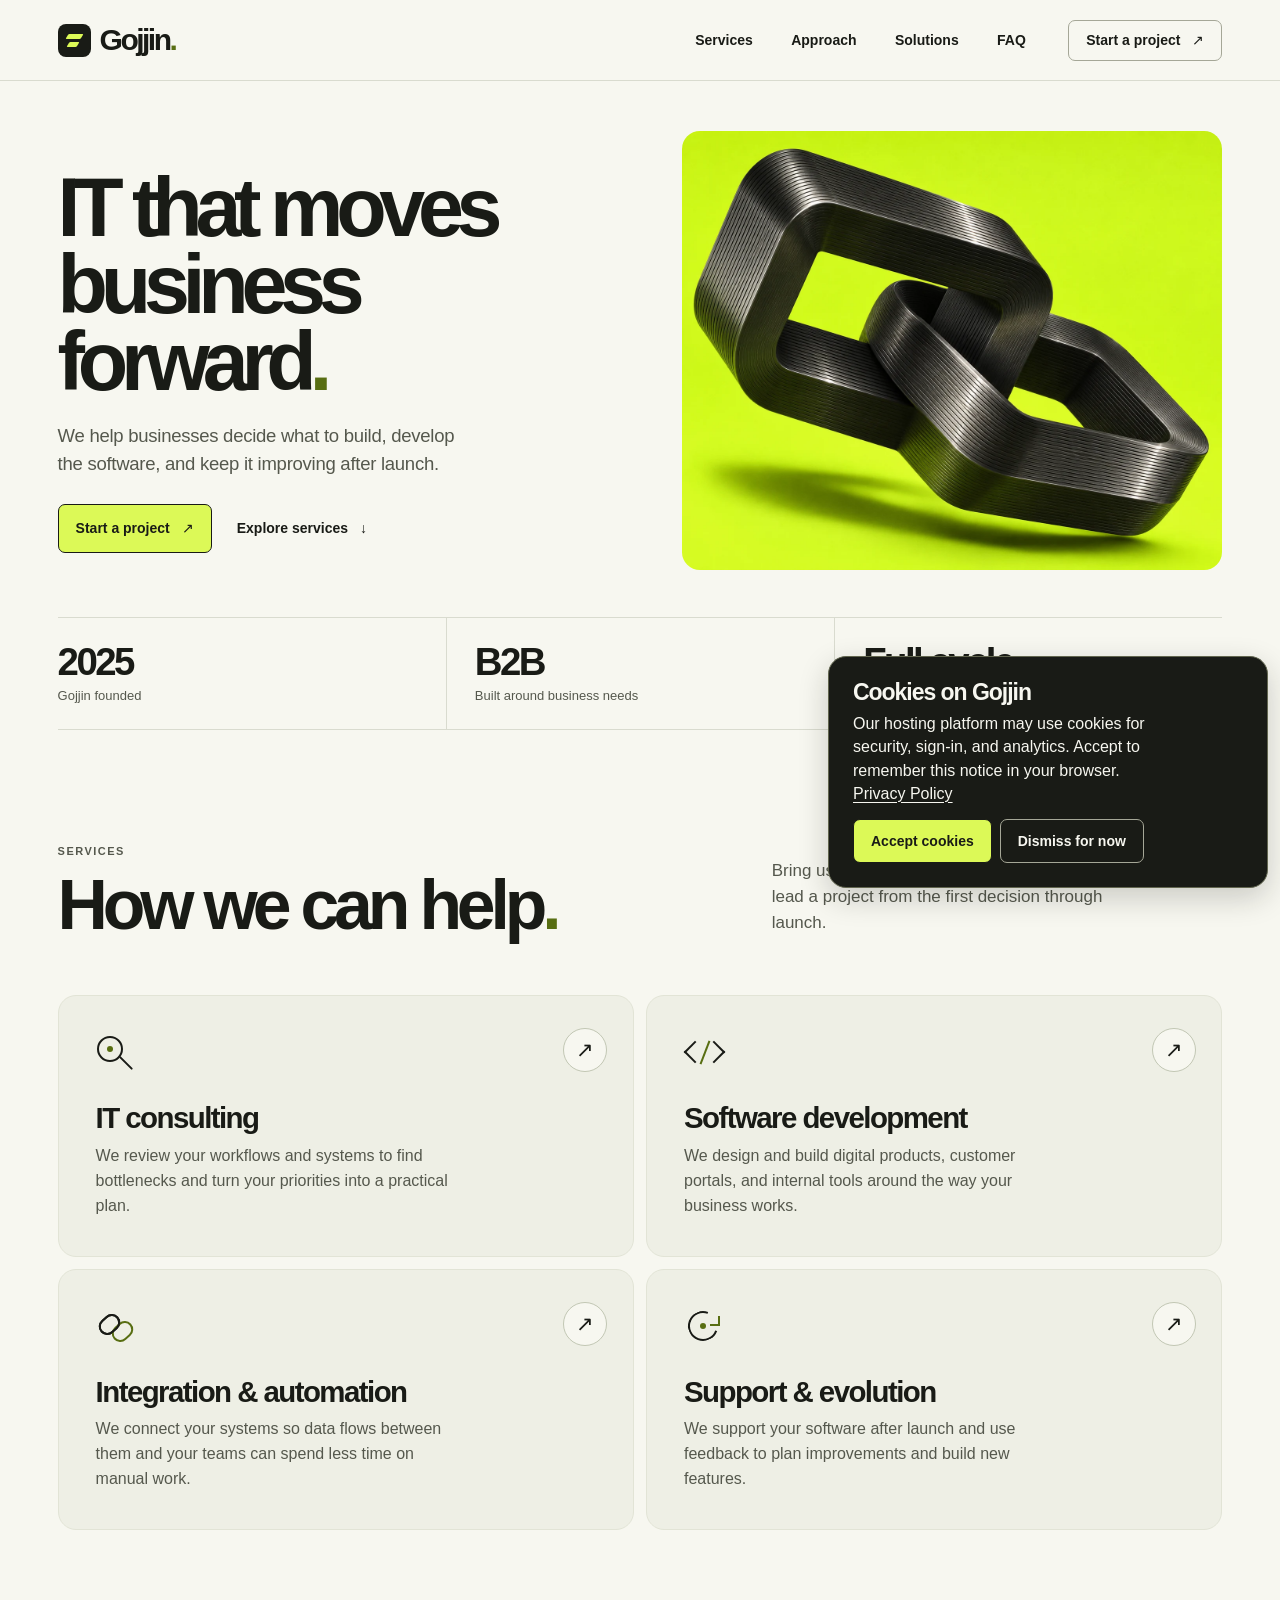
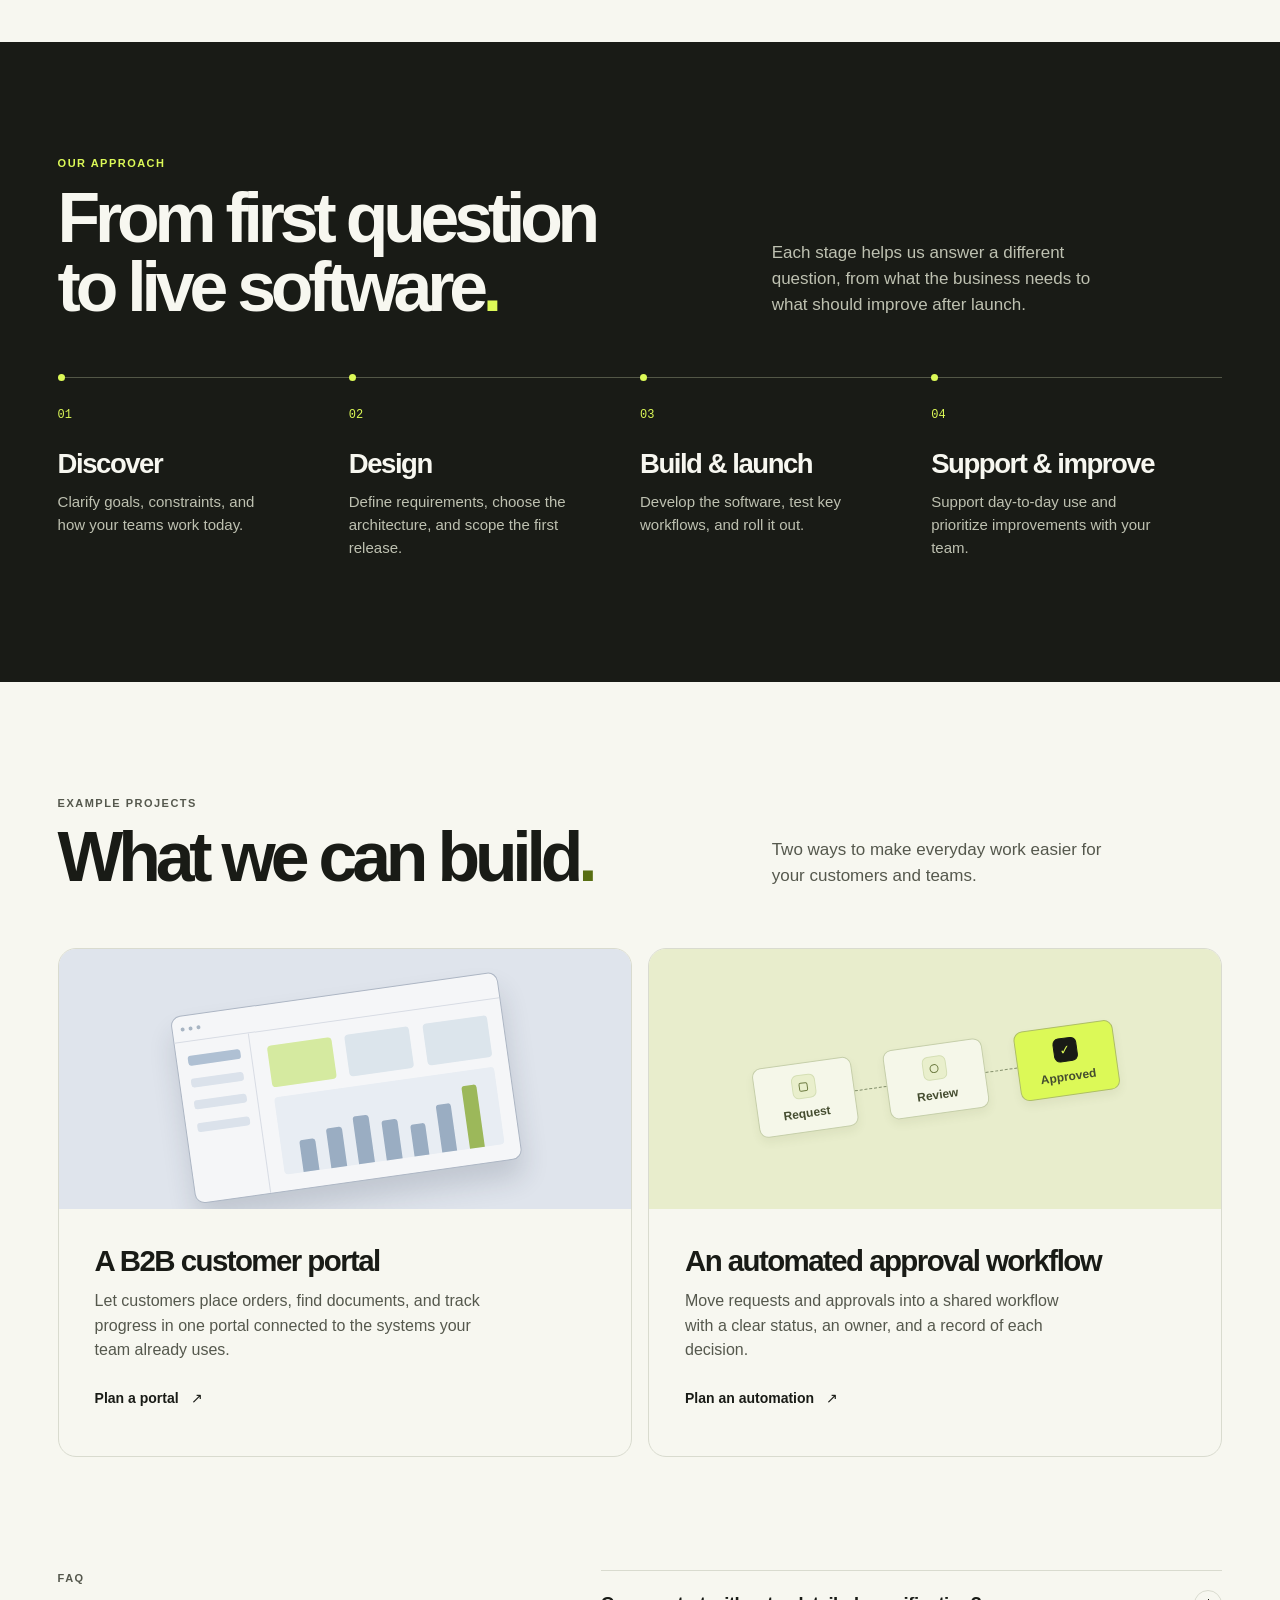
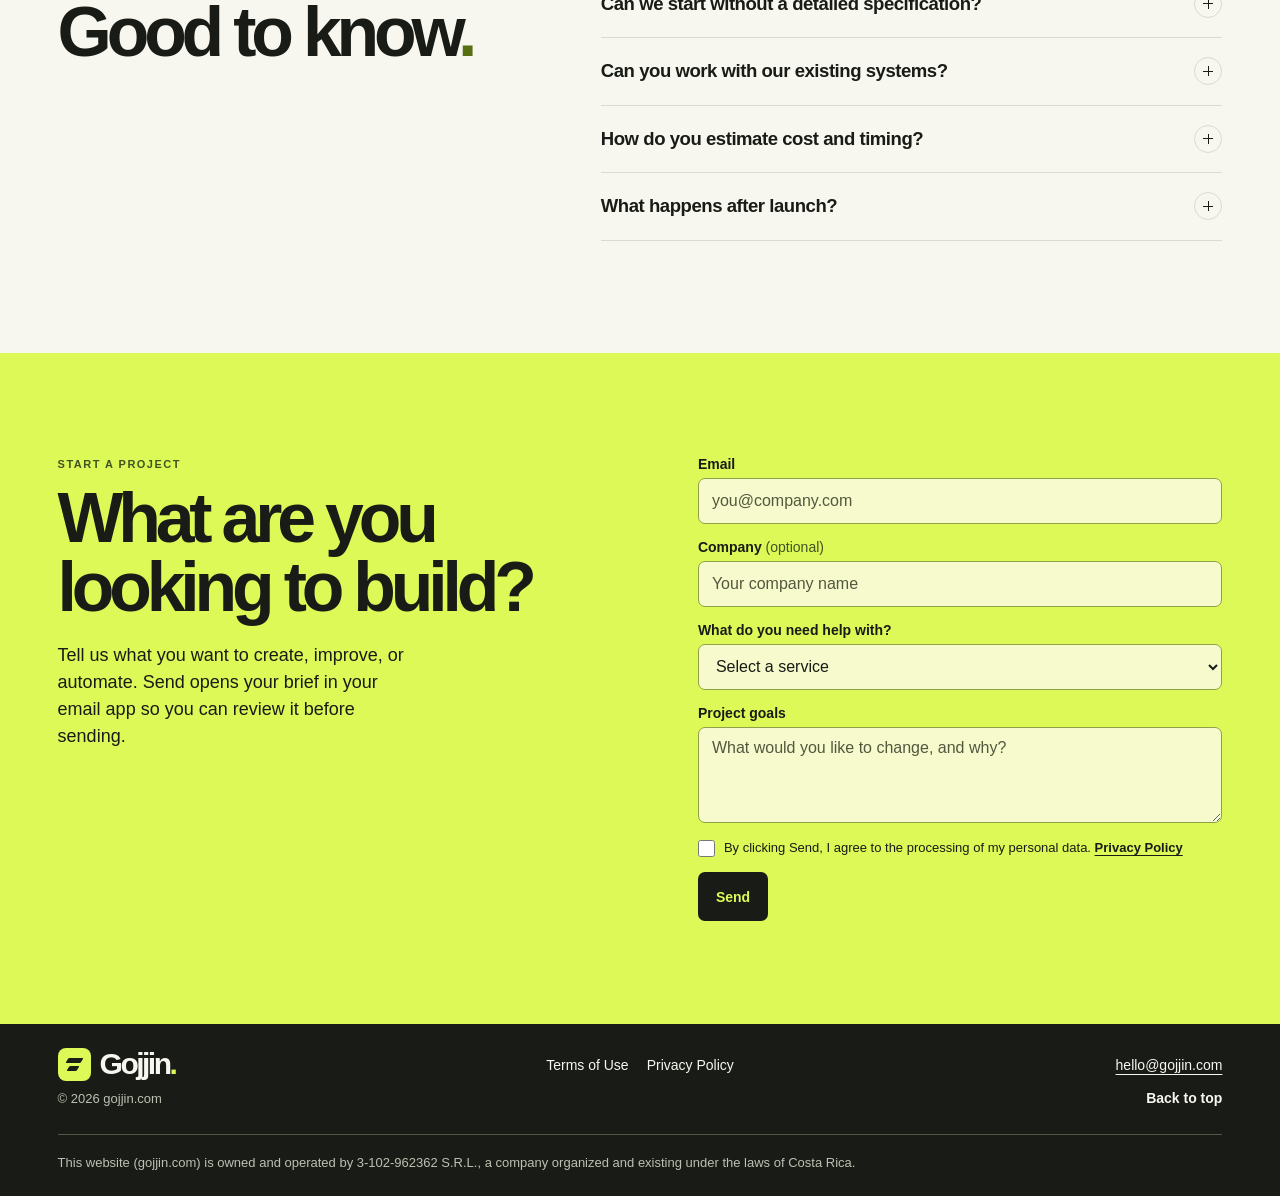
<file: index.html>
<!doctype html>
<html lang="en">
<head>
  <meta charset="utf-8">
  <meta name="viewport" content="width=device-width, initial-scale=1">
  <meta name="theme-color" content="#f7f7f0">
  <meta name="description" content="Gojjin provides IT consulting and end-to-end software development for businesses. From strategy and architecture to launch and ongoing support.">
  <meta property="og:title" content="Gojjin — IT Consulting &amp; Software Development">
  <meta property="og:description" content="Founded in 2025, Gojjin provides IT consulting and end-to-end software development for businesses.">
  <meta property="og:type" content="website">
  <link rel="canonical" href="https://gojjin.com/">
  <meta property="og:image" content="https://gojjin.com/assets/og.jpg">
  <meta property="og:image:alt" content="Gojjin — IT Consulting &amp; Software Development">
  <title>Gojjin — IT Consulting &amp; Software Development</title>
  <link rel="icon" href="assets/favicon.png" type="image/png">
  <link rel="stylesheet" href="styles.css">
  <script src="site.js" defer></script>
  <script src="cookies.js" defer></script>
</head>
<body id="top">
  <a class="skip-link" href="#main">Skip to content</a>
  <aside class="cookie-notice" aria-labelledby="cookie-title" hidden>
    <h2 id="cookie-title">Cookies on Gojjin</h2>
    <p>Our hosting platform may use cookies for security, sign-in, and analytics. Accept to remember this notice in your browser. <a href="privacy/#technical">Privacy Policy</a></p>
    <div class="cookie-actions">
      <button class="button button-primary" type="button" data-cookie-accept>Accept cookies</button>
      <button class="button button-outline" type="button" data-cookie-dismiss>Dismiss for now</button>
    </div>
  </aside>
  <header class="site-header">
    <div class="shell header-inner">
      <a class="brand" href="#top" aria-label="Gojjin home"><span class="brand-mark" aria-hidden="true"><i></i><i></i></span>Gojjin<span class="brand-dot">.</span></a>
      <button class="menu-toggle" type="button" aria-controls="primary-nav" aria-expanded="false"><span>Menu</span><i aria-hidden="true"></i></button>
      <nav id="primary-nav" class="primary-nav" aria-label="Main navigation">
        <a href="#services">Services</a>
        <a href="#approach">Approach</a>
        <a href="#solutions">Solutions</a>
        <a href="#faq">FAQ</a>
        <a class="button button-outline nav-cta" href="#contact">Start a project <span aria-hidden="true">↗</span></a>
      </nav>
    </div>
  </header>

  <main id="main">
    <section class="shell hero" aria-labelledby="hero-title">
      <div class="hero-copy">
        <h1 id="hero-title">IT that moves business forward<span class="headline-dot">.</span></h1>
        <p class="hero-description">We help businesses decide what to build, develop the software, and keep it improving after launch.</p>
        <div class="hero-actions">
          <a class="button button-primary" href="#contact">Start a project <span aria-hidden="true">↗</span></a>
          <a class="text-link" href="#services">Explore services <span aria-hidden="true">↓</span></a>
        </div>
      </div>
      <figure class="hero-image">
        <img src="assets/hero.webp" width="1402" height="1122" alt="" fetchpriority="high">
      </figure>
    </section>

    <div class="shell">
      <dl class="facts" aria-label="About Gojjin">
        <div><dt>2025</dt><dd>Gojjin founded</dd></div>
        <div><dt>B2B</dt><dd>Built around business needs</dd></div>
        <div><dt>Full cycle</dt><dd>From strategy to ongoing support</dd></div>
      </dl>
    </div>

    <section class="shell section services" id="services" aria-labelledby="services-title">
      <div class="section-heading">
        <div><p class="eyebrow">Services</p><h2 id="services-title">How we can help<span class="headline-dot">.</span></h2></div>
        <p>Bring us in to solve a specific problem or lead a project from the first decision through launch.</p>
      </div>
      <div class="service-grid">
        <article class="service-card">
          <div class="service-icon icon-consult" aria-hidden="true"><i></i><i></i><i></i></div>
          <h3>IT consulting</h3>
          <p>We review your workflows and systems to find bottlenecks and turn your priorities into a practical plan.</p>
          <a class="circle-link" href="#contact" data-topic="IT consulting" aria-label="Prepare an IT consulting brief">↗</a>
        </article>
        <article class="service-card">
          <div class="service-icon icon-build" aria-hidden="true"><i></i><i></i><i></i></div>
          <h3>Software development</h3>
          <p>We design and build digital products, customer portals, and internal tools around the way your business works.</p>
          <a class="circle-link" href="#contact" data-topic="Software development" aria-label="Prepare a software development brief">↗</a>
        </article>
        <article class="service-card">
          <div class="service-icon icon-connect" aria-hidden="true"><i></i><i></i><i></i></div>
          <h3>Integration &amp; automation</h3>
          <p>We connect your systems so data flows between them and your teams can spend less time on manual work.</p>
          <a class="circle-link" href="#contact" data-topic="Integration and automation" aria-label="Prepare an integration and automation brief">↗</a>
        </article>
        <article class="service-card">
          <div class="service-icon icon-support" aria-hidden="true"><i></i><i></i><i></i></div>
          <h3>Support &amp; evolution</h3>
          <p>We support your software after launch and use feedback to plan improvements and build new features.</p>
          <a class="circle-link" href="#contact" data-topic="Support and ongoing development" aria-label="Prepare a software support brief">↗</a>
        </article>
      </div>
    </section>

    <section class="section approach" id="approach" aria-labelledby="approach-title">
      <div class="shell">
        <div class="section-heading">
          <div><p class="eyebrow">Our approach</p><h2 id="approach-title">From first question<br>to live software<span class="headline-dot">.</span></h2></div>
          <p>Each stage helps us answer a different question, from what the business needs to what should improve after launch.</p>
        </div>
        <ol class="steps">
          <li><span class="step-number" aria-hidden="true"></span><h3>Discover</h3><p>Clarify goals, constraints, and how your teams work today.</p></li>
          <li><span class="step-number" aria-hidden="true"></span><h3>Design</h3><p>Define requirements, choose the architecture, and scope the first release.</p></li>
          <li><span class="step-number" aria-hidden="true"></span><h3>Build &amp; launch</h3><p>Develop the software, test key workflows, and roll it out.</p></li>
          <li><span class="step-number" aria-hidden="true"></span><h3>Support &amp; improve</h3><p>Support day-to-day use and prioritize improvements with your team.</p></li>
        </ol>
      </div>
    </section>

    <section class="shell section solutions" id="solutions" aria-labelledby="solutions-title">
      <div class="section-heading">
        <div><p class="eyebrow">Example projects</p><h2 id="solutions-title">What we can build<span class="headline-dot">.</span></h2></div>
        <p>Two ways to make everyday work easier for your customers and teams.</p>
      </div>
      <div class="solution-grid">
        <article class="solution-card">
          <div class="solution-art portal-art" aria-hidden="true">
            <div class="portal-window">
              <div class="portal-toolbar"><b></b><b></b><b></b></div>
              <div class="portal-main"><div class="portal-sidebar"><b></b><b></b><b></b><b></b></div><div class="portal-body"><div class="portal-metrics"><b></b><b></b><b></b></div><div class="portal-chart"><b></b><b></b><b></b><b></b><b></b><b></b><b></b></div></div></div>
            </div>
          </div>
          <div class="solution-copy">
            <h3>A B2B customer portal</h3>
            <p>Let customers place orders, find documents, and track progress in one portal connected to the systems your team already uses.</p>
            <a class="text-link" href="#contact" data-topic="Software development" data-example="B2B customer portal">Plan a portal <span aria-hidden="true">↗</span></a>
          </div>
        </article>
        <article class="solution-card">
          <div class="solution-art workflow-art" aria-hidden="true">
            <div class="workflow-diagram"><div class="workflow-node"><i></i><b>Request</b></div><span></span><div class="workflow-node"><i></i><b>Review</b></div><span></span><div class="workflow-node workflow-success"><i>✓</i><b>Approved</b></div></div>
          </div>
          <div class="solution-copy">
            <h3>An automated approval workflow</h3>
            <p>Move requests and approvals into a shared workflow with a clear status, an owner, and a record of each decision.</p>
            <a class="text-link" href="#contact" data-topic="Integration and automation" data-example="Automated approval workflow">Plan an automation <span aria-hidden="true">↗</span></a>
          </div>
        </article>
      </div>
    </section>

    <section class="shell section faq" id="faq" aria-labelledby="faq-title">
      <div><p class="eyebrow">FAQ</p><h2 id="faq-title">Good to know<span class="headline-dot">.</span></h2></div>
      <div class="faq-list">
        <details name="project-faq"><summary>Can we start without a detailed specification?</summary><p>Yes. We can start with your goals and constraints, then define requirements and agree on a scope.</p></details>
        <details name="project-faq"><summary>Can you work with our existing systems?</summary><p>Yes. We start by reviewing the system and the changes you need. That helps us identify what to improve, extend, or integrate.</p></details>
        <details name="project-faq"><summary>How do you estimate cost and timing?</summary><p>Both depend on the scope, the integrations involved, and the condition of your existing systems. We can give you a clearer estimate after discussing the project.</p></details>
        <details name="project-faq"><summary>What happens after launch?</summary><p>We can support the system after launch, review feedback with you, and plan the next round of improvements.</p></details>
      </div>
    </section>

    <section class="contact" id="contact" aria-labelledby="contact-title">
      <div class="shell contact-inner">
        <div class="contact-copy">
          <p class="eyebrow">Start a project</p>
          <h2 id="contact-title">What are you<br>looking to build?</h2>
          <p>Tell us what you want to create, improve, or automate. Send opens your brief in your email app so you can review it before sending.</p>
        </div>
        <form class="brief-form" id="brief-form" method="dialog">
          <div class="field"><label for="email">Email</label><input id="email" name="email" type="email" autocomplete="email" maxlength="254" placeholder="you@company.com" required></div>
          <div class="field"><label for="company">Company <span>(optional)</span></label><input id="company" name="company" autocomplete="organization" maxlength="120" placeholder="Your company name"></div>
          <div class="field"><label for="topic">What do you need help with?</label><select id="topic" name="topic" required><option value="" selected disabled>Select a service</option><option>IT consulting</option><option>Software development</option><option>Integration and automation</option><option>Support and ongoing development</option><option>Still figuring it out</option></select></div>
          <div class="field"><label for="goal">Project goals</label><textarea id="goal" name="goal" rows="4" maxlength="3000" required placeholder="What would you like to change, and why?"></textarea></div>
          <div class="brief-consent">
            <input id="brief-consent" type="checkbox" name="consent" aria-describedby="brief-privacy">
            <div>
              <label for="brief-consent">By clicking Send, I agree to the processing of my personal data.</label>
              <a id="brief-privacy" href="privacy/">Privacy Policy</a>
            </div>
          </div>
          <button class="button button-dark" type="submit">Send</button>
          <p class="form-status" id="form-status" role="status"></p>
          <noscript><p>You can email your brief to <a href="mailto:hello@gojjin.com">hello@gojjin.com</a>.</p></noscript>
        </form>
      </div>
    </section>
  </main>

  <footer class="site-footer">
    <div class="shell footer-inner">
      <div class="footer-brand">
        <a class="brand" href="#top" aria-label="Gojjin home"><span class="brand-mark" aria-hidden="true"><i></i><i></i></span>Gojjin<span class="brand-dot">.</span></a>
        <p class="footer-copyright">© 2026 gojjin.com</p>
      </div>
      <nav class="footer-legal" aria-label="Legal">
        <a href="terms/">Terms of Use</a>
        <a href="privacy/">Privacy Policy</a>
      </nav>
      <div class="footer-contact">
        <a class="footer-email" href="mailto:hello@gojjin.com">hello@gojjin.com</a>
        <a class="text-link" href="#top">Back to top</a>
      </div>
      <p class="footer-ownership">This website (gojjin.com) is owned and operated by 3-102-962362 S.R.L., a company organized and existing under the laws of Costa Rica.</p>
    </div>
  </footer>
</body>
</html>
</file>
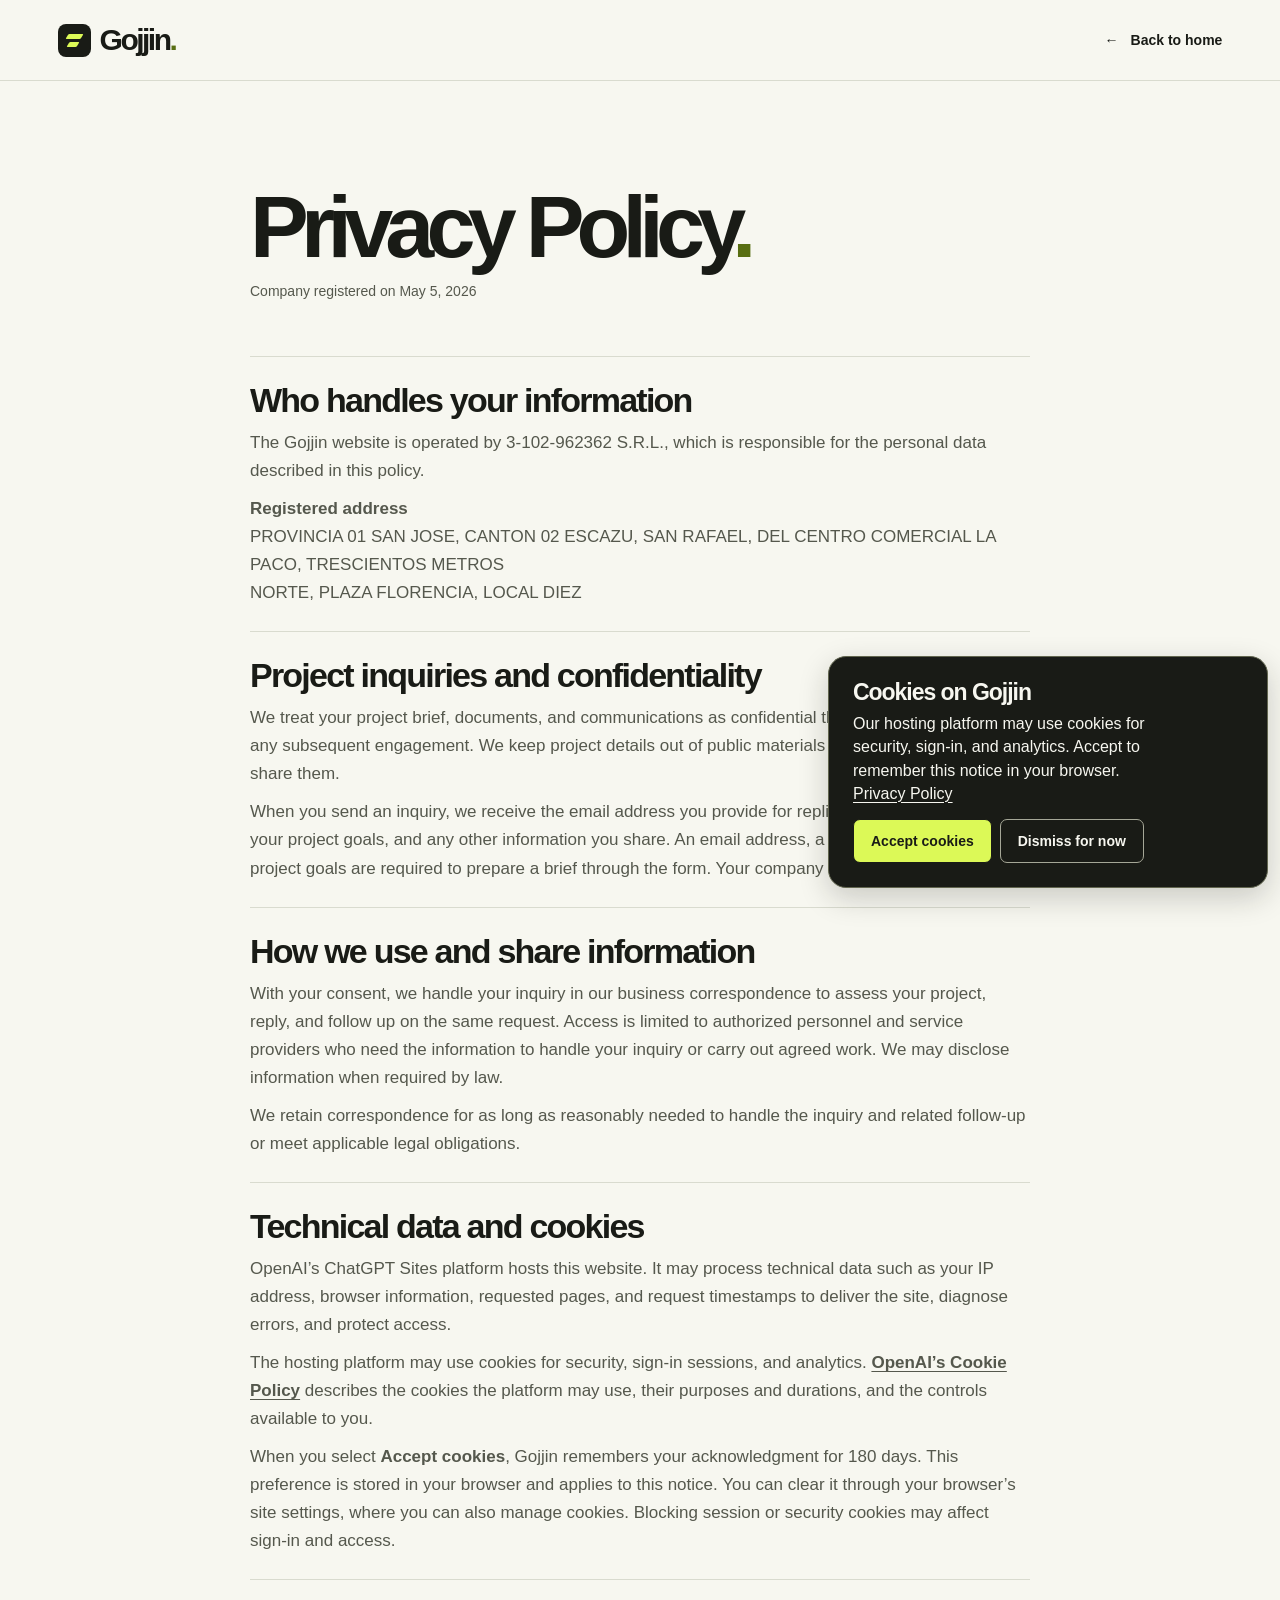
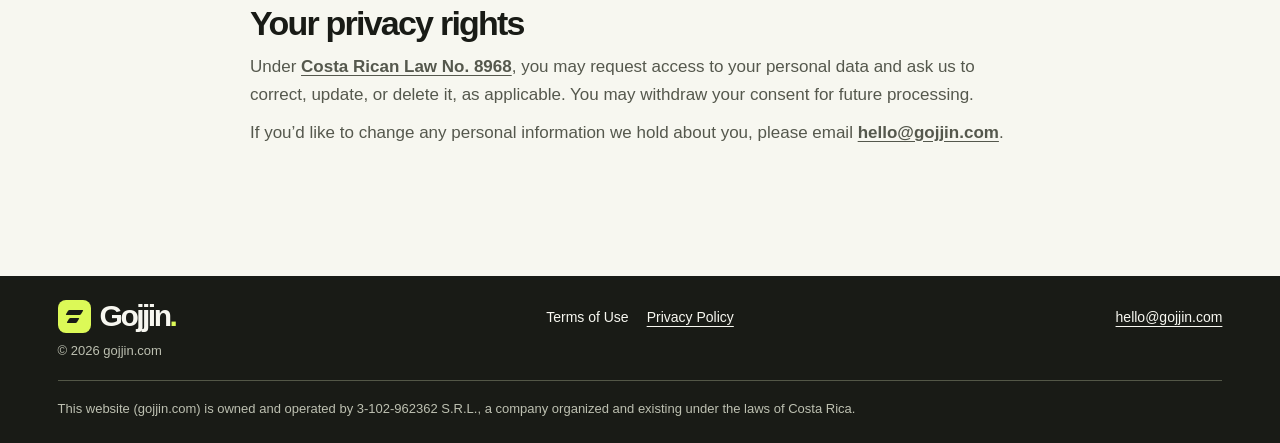
<file: privacy/index.html>
<!doctype html>
<html lang="en">
<head>
  <meta charset="utf-8">
  <meta name="viewport" content="width=device-width, initial-scale=1">
  <meta name="theme-color" content="#f7f7f0">
  <meta name="description" content="Learn how Gojjin handles project inquiries, what information it receives, and how to exercise your privacy rights.">
  <meta name="robots" content="index, follow">
  <link rel="canonical" href="https://gojjin.com/privacy/">
  <link rel="icon" href="../assets/favicon.png" type="image/png">
  <link rel="stylesheet" href="../styles.css">
  <title>Privacy Policy — Gojjin</title>
  <script src="../cookies.js" defer></script>
</head>
<body>
  <a class="skip-link" href="#main">Skip to content</a>
  <aside class="cookie-notice" aria-labelledby="cookie-title" hidden>
    <h2 id="cookie-title">Cookies on Gojjin</h2>
    <p>Our hosting platform may use cookies for security, sign-in, and analytics. Accept to remember this notice in your browser. <a href="#technical">Privacy Policy</a></p>
    <div class="cookie-actions">
      <button class="button button-primary" type="button" data-cookie-accept>Accept cookies</button>
      <button class="button button-outline" type="button" data-cookie-dismiss>Dismiss for now</button>
    </div>
  </aside>
  <header class="site-header">
    <div class="shell header-inner">
      <a class="brand" href="../" aria-label="Gojjin home"><span class="brand-mark" aria-hidden="true"><i></i><i></i></span>Gojjin<span class="brand-dot">.</span></a>
      <a class="text-link" href="../"><span aria-hidden="true">←</span> Back to home</a>
    </div>
  </header>
  <main id="main" class="shell legal-page">
    <h1>Privacy Policy<span class="headline-dot">.</span></h1>
    <p class="legal-date">Company registered on <time datetime="2026-05-05">May 5, 2026</time></p>
    <div class="legal-content">
      <section aria-labelledby="controller">
        <h2 id="controller">Who handles your information</h2>
        <p>The Gojjin website is operated by 3-102-962362 S.R.L., which is responsible for the personal data described in this policy.</p>
        <p><strong>Registered address</strong><br>PROVINCIA 01 SAN JOSE, CANTON 02 ESCAZU, SAN RAFAEL, DEL CENTRO COMERCIAL LA PACO, TRESCIENTOS METROS<br>NORTE, PLAZA FLORENCIA, LOCAL DIEZ</p>
      </section>
      <section aria-labelledby="inquiries">
        <h2 id="inquiries">Project inquiries and confidentiality</h2>
        <p>We treat your project brief, documents, and communications as confidential throughout the inquiry and any subsequent engagement. We keep project details out of public materials unless you authorize us to share them.</p>
        <p>When you send an inquiry, we receive the email address you provide for replies, your selected service, your project goals, and any other information you share. An email address, a service selection, and project goals are required to prepare a brief through the form. Your company name is optional.</p>
      </section>
      <section aria-labelledby="purposes">
        <h2 id="purposes">How we use and share information</h2>
        <p>With your consent, we handle your inquiry in our business correspondence to assess your project, reply, and follow up on the same request. Access is limited to authorized personnel and service providers who need the information to handle your inquiry or carry out agreed work. We may disclose information when required by law.</p>
        <p>We retain correspondence for as long as reasonably needed to handle the inquiry and related follow-up or meet applicable legal obligations.</p>
      </section>
      <section aria-labelledby="technical">
        <h2 id="technical">Technical data and cookies</h2>
        <p>OpenAI’s ChatGPT Sites platform hosts this website. It may process technical data such as your IP address, browser information, requested pages, and request timestamps to deliver the site, diagnose errors, and protect access.</p>
        <p>The hosting platform may use cookies for security, sign-in sessions, and analytics. <a href="https://openai.com/policies/cookie-policy/">OpenAI’s Cookie Policy</a> describes the cookies the platform may use, their purposes and durations, and the controls available to you.</p>
        <p>When you select <strong>Accept cookies</strong>, Gojjin remembers your acknowledgment for 180 days. This preference is stored in your browser and applies to this notice. You can clear it through your browser’s site settings, where you can also manage cookies. Blocking session or security cookies may affect sign-in and access.</p>
      </section>
      <section aria-labelledby="privacy-rights">
        <h2 id="privacy-rights">Your privacy rights</h2>
        <p>Under <a href="https://pgrweb.go.cr/DOCS/NORMAS/1/VIGENTE/L/2010-2019/2010-2014/2011/1153F/DCEF7.HTML">Costa Rican Law No. 8968</a>, you may request access to your personal data and ask us to correct, update, or delete it, as applicable. You may withdraw your consent for future processing.</p>
        <p>If you’d like to change any personal information we hold about you, please email <a href="mailto:hello@gojjin.com">hello@gojjin.com</a>.</p>
      </section>
    </div>
  </main>
  <footer class="site-footer">
    <div class="shell footer-inner">
      <div class="footer-brand">
        <a class="brand" href="../" aria-label="Gojjin home"><span class="brand-mark" aria-hidden="true"><i></i><i></i></span>Gojjin<span class="brand-dot">.</span></a>
        <p class="footer-copyright">© 2026 gojjin.com</p>
      </div>
      <nav class="footer-legal" aria-label="Legal">
        <a href="../terms/">Terms of Use</a>
        <a href="../privacy/" aria-current="page">Privacy Policy</a>
      </nav>
      <div class="footer-contact">
        <a class="footer-email" href="mailto:hello@gojjin.com">hello@gojjin.com</a>
      </div>
      <p class="footer-ownership">This website (gojjin.com) is owned and operated by 3-102-962362 S.R.L., a company organized and existing under the laws of Costa Rica.</p>
    </div>
  </footer>
</body>
</html>
</file>
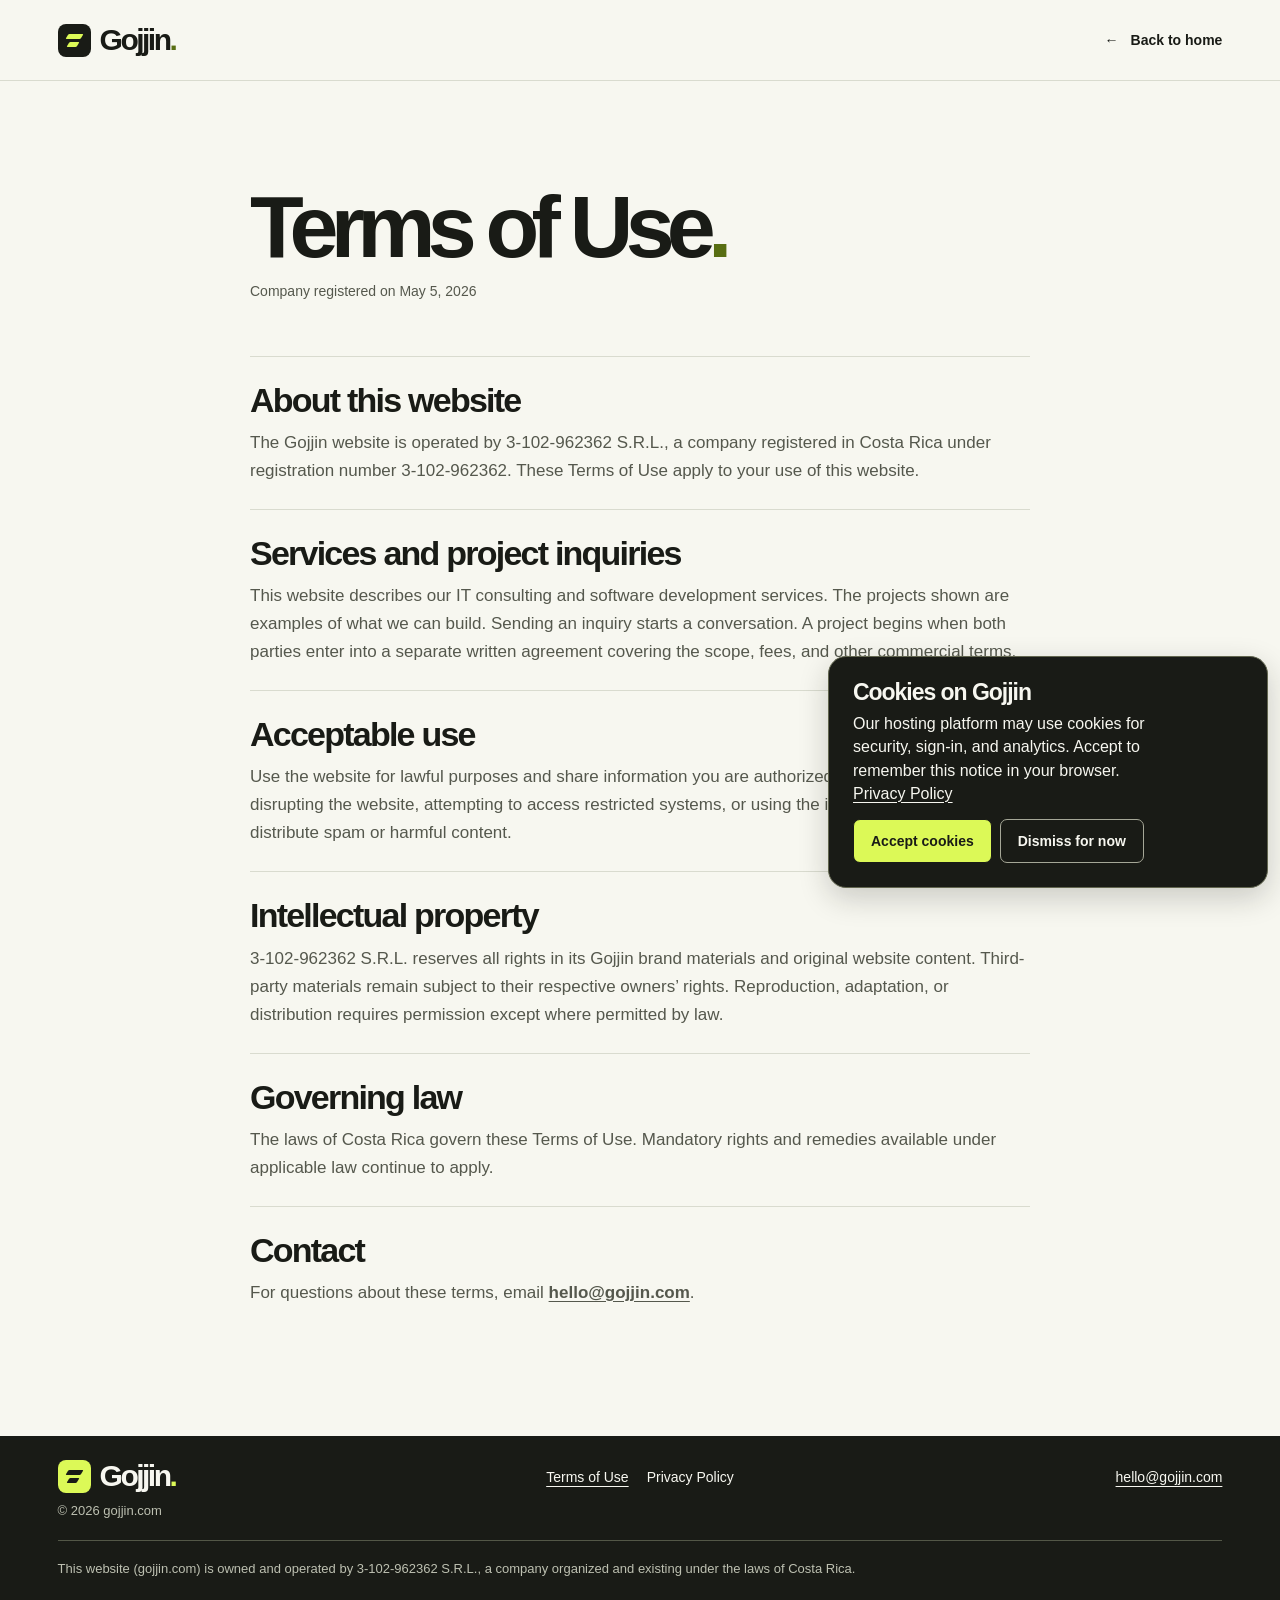
<file: terms/index.html>
<!doctype html>
<html lang="en">
<head>
  <meta charset="utf-8">
  <meta name="viewport" content="width=device-width, initial-scale=1">
  <meta name="theme-color" content="#f7f7f0">
  <meta name="description" content="Website Terms of Use for Gojjin, operated by 3-102-962362 S.R.L. in Costa Rica.">
  <meta name="robots" content="index, follow">
  <link rel="canonical" href="https://gojjin.com/terms/">
  <link rel="icon" href="../assets/favicon.png" type="image/png">
  <link rel="stylesheet" href="../styles.css">
  <title>Terms of Use — Gojjin</title>
  <script src="../cookies.js" defer></script>
</head>
<body>
  <a class="skip-link" href="#main">Skip to content</a>
  <aside class="cookie-notice" aria-labelledby="cookie-title" hidden>
    <h2 id="cookie-title">Cookies on Gojjin</h2>
    <p>Our hosting platform may use cookies for security, sign-in, and analytics. Accept to remember this notice in your browser. <a href="../privacy/#technical">Privacy Policy</a></p>
    <div class="cookie-actions">
      <button class="button button-primary" type="button" data-cookie-accept>Accept cookies</button>
      <button class="button button-outline" type="button" data-cookie-dismiss>Dismiss for now</button>
    </div>
  </aside>
  <header class="site-header">
    <div class="shell header-inner">
      <a class="brand" href="../" aria-label="Gojjin home"><span class="brand-mark" aria-hidden="true"><i></i><i></i></span>Gojjin<span class="brand-dot">.</span></a>
      <a class="text-link" href="../"><span aria-hidden="true">←</span> Back to home</a>
    </div>
  </header>
  <main id="main" class="shell legal-page">
    <h1>Terms of Use<span class="headline-dot">.</span></h1>
    <p class="legal-date">Company registered on <time datetime="2026-05-05">May 5, 2026</time></p>
    <div class="legal-content">
      <section aria-labelledby="operator">
        <h2 id="operator">About this website</h2>
        <p>The Gojjin website is operated by 3-102-962362 S.R.L., a company registered in Costa Rica under registration number 3-102-962362. These Terms of Use apply to your use of this website.</p>
      </section>
      <section aria-labelledby="services">
        <h2 id="services">Services and project inquiries</h2>
        <p>This website describes our IT consulting and software development services. The projects shown are examples of what we can build. Sending an inquiry starts a conversation. A project begins when both parties enter into a separate written agreement covering the scope, fees, and other commercial terms.</p>
      </section>
      <section aria-labelledby="use">
        <h2 id="use">Acceptable use</h2>
        <p>Use the website for lawful purposes and share information you are authorized to disclose. Refrain from disrupting the website, attempting to access restricted systems, or using the inquiry channel to distribute spam or harmful content.</p>
      </section>
      <section aria-labelledby="rights">
        <h2 id="rights">Intellectual property</h2>
        <p>3-102-962362 S.R.L. reserves all rights in its Gojjin brand materials and original website content. Third-party materials remain subject to their respective owners’ rights. Reproduction, adaptation, or distribution requires permission except where permitted by law.</p>
      </section>
      <section aria-labelledby="law">
        <h2 id="law">Governing law</h2>
        <p>The laws of Costa Rica govern these Terms of Use. Mandatory rights and remedies available under applicable law continue to apply.</p>
      </section>
      <section aria-labelledby="contact">
        <h2 id="contact">Contact</h2>
        <p>For questions about these terms, email <a href="mailto:hello@gojjin.com">hello@gojjin.com</a>.</p>
      </section>
    </div>
  </main>
  <footer class="site-footer">
    <div class="shell footer-inner">
      <div class="footer-brand">
        <a class="brand" href="../" aria-label="Gojjin home"><span class="brand-mark" aria-hidden="true"><i></i><i></i></span>Gojjin<span class="brand-dot">.</span></a>
        <p class="footer-copyright">© 2026 gojjin.com</p>
      </div>
      <nav class="footer-legal" aria-label="Legal">
        <a href="../terms/" aria-current="page">Terms of Use</a>
        <a href="../privacy/">Privacy Policy</a>
      </nav>
      <div class="footer-contact">
        <a class="footer-email" href="mailto:hello@gojjin.com">hello@gojjin.com</a>
      </div>
      <p class="footer-ownership">This website (gojjin.com) is owned and operated by 3-102-962362 S.R.L., a company organized and existing under the laws of Costa Rica.</p>
    </div>
  </footer>
</body>
</html>
</file>
<file: styles.css>
:root {
  color-scheme: light;
  --paper: #f7f7f0;
  --ink: #191b16;
  --muted: #55584d;
  --line: #d9dbcf;
  --lime: #dcf957;
  --accent-ink: #586e12;
  --panel: #eeefe5;
  --radius: 18px;
  --shell: min(1320px, 100% - clamp(36px, 9vw, 144px));
  font-family: 'Helvetica Neue', Arial, sans-serif;
  font-synthesis: none;
}

*, *::before, *::after { box-sizing: border-box; }
html { scroll-behavior: smooth; scroll-padding-top: 28px; }
body { margin: 0; background: var(--paper); color: var(--ink); }
a { color: inherit; }
button, input, select, textarea { font: inherit; }
figure, dl, dd, h1, h2, h3, p { margin: 0; }
:focus-visible { outline: 2px solid currentColor; outline-offset: 4px; }
::selection { background: var(--ink); color: var(--lime); }

.shell { width: var(--shell); margin-inline: auto; }
.skip-link { position: fixed; z-index: 10; top: 12px; left: 12px; transform: translateY(-150%); background: var(--lime); padding: 12px 18px; }
.skip-link:focus { transform: none; }

.site-header { border-bottom: 1px solid var(--line); }
.header-inner { min-height: 80px; display: flex; align-items: center; justify-content: space-between; gap: 20px; }
.brand { display: inline-flex; align-items: center; width: fit-content; text-decoration: none; font-size: 30px; line-height: 1; letter-spacing: -.084em; font-weight: 800; }
.brand-dot { color: var(--accent-ink); }
.brand-mark { display: inline-grid; place-content: center; gap: 3px; width: 33px; height: 33px; margin-right: 9px; border-radius: 8px; background: var(--ink); }
.brand-mark i { width: 15px; height: 5px; border-radius: 1px; background: var(--lime); transform: skewX(-31deg); }
.brand-mark i:last-child { width: 10px; margin-left: 1px; }
.primary-nav { display: flex; align-items: center; gap: clamp(18px, 3vw, 44px); }
.primary-nav > a:not(.button) { font-size: 14px; font-weight: 570; text-decoration: none; }
.primary-nav > a:not(.button):hover { text-decoration: underline; text-underline-offset: 5px; }
.menu-toggle { display: none; }

.button, .text-link { display: inline-flex; justify-content: center; align-items: center; gap: 12px; font-size: 14px; font-weight: 700; text-decoration: none; }
.button { min-height: 49px; border: 1px solid transparent; border-radius: 7px; padding: 11px 17px; cursor: pointer; transition: background .2s, color .2s, border-color .2s; }
.button span, .text-link span { display: inline-block; font-weight: 500; transition: transform .2s; }
.button:hover span, .text-link:hover span { transform: translate(2px, -2px); }
.button-outline { color: var(--ink); background: transparent; border-color: #a5a797; }
.button-outline:hover { background: var(--ink); border-color: var(--ink); color: var(--paper); }
.nav-cta { min-height: 41px; margin-left: 4px; }
.button-primary { color: var(--ink); background: var(--lime); border-color: var(--ink); }
.button-primary:hover, .button-dark { color: var(--lime); background: var(--ink); }
.button-dark:hover { color: var(--ink); background: white; border-color: var(--ink); }
.text-link { min-height: 44px; width: fit-content; text-underline-offset: 4px; }
.text-link:hover { text-decoration: underline; }

.hero { display: grid; grid-template-columns: minmax(0, 1.06fr) minmax(0, 1fr); align-items: center; gap: clamp(28px, 4vw, 65px); padding-block: 35px 32px; }
.hero-copy { padding-block: 32px; }
.eyebrow { display: flex; align-items: center; gap: 9px; font-size: 11px; font-weight: 760; line-height: 1.5; letter-spacing: .135em; text-transform: uppercase; color: var(--muted); }
h1, h2, h3 { font-weight: 750; }
h1 { max-width: 13.4ch; margin-block: 21px 23px; font-size: clamp(57px, 6.45vw, 103px); line-height: .93; letter-spacing: -.088em; }
.headline-dot { color: var(--accent-ink); }
.hero-description { max-width: 400px; color: var(--muted); font-size: clamp(17px, 1.45vw, 21px); line-height: 1.47; letter-spacing: -.015em; }
.hero-actions { display: flex; flex-wrap: wrap; align-items: center; gap: 12px 25px; margin-top: 27px; }
.hero-image { position: relative; min-width: 0; aspect-ratio: 1.23; overflow: hidden; border-radius: var(--radius); background: var(--lime); }
.hero-image img { width: 100%; height: 100%; object-fit: cover; display: block; }

.facts { display: grid; grid-template-columns: 1fr 1fr 1fr; border-block: 1px solid var(--line); }
.facts div { padding: 23px 28px 24px; }
.facts div:first-child { padding-left: 0; }
.facts div + div { border-left: 1px solid var(--line); }
.facts dt { font-size: clamp(26px, 3vw, 44px); font-weight: 750; line-height: 1.08; letter-spacing: -.066em; }
.facts dd { margin-top: 5px; color: var(--muted); font-size: 13px; line-height: 1.35; }

.section { padding-block: clamp(74px, 8.8vw, 133px); }
.section-heading { display: grid; grid-template-columns: 1.5fr 1fr; align-items: end; gap: 22px 38px; margin-bottom: clamp(27px, 4.3vw, 58px); }
h2 { margin-top: 12px; font-size: clamp(44px, 5.45vw, 82px); line-height: .99; letter-spacing: -.074em; }
.section-heading > p { max-width: 340px; margin-bottom: 4px; color: var(--muted); font-size: 17px; line-height: 1.53; }
h3 { font-size: clamp(23px, 2.3vw, 34px); line-height: 1.12; letter-spacing: -.053em; }
.service-grid, .solution-grid { display: grid; grid-template-columns: 1fr 1fr; gap: 12px; }
.service-card { position: relative; min-height: 232px; border: 1px solid #e2e4d6; border-radius: var(--radius); padding: clamp(22px, 3vw, 37px); background: var(--panel); transition: background .2s, border-color .2s; }
.service-card:hover, .service-card:focus-within { background: #e9efd3; border-color: #cad4b1; }
.service-card h3 { margin-block: 27px 9px; }
.service-card p, .solution-copy p { max-width: 390px; color: var(--muted); font-size: 16px; line-height: 1.55; }
.service-card p { padding-right: 30px; }
.circle-link { position: absolute; display: grid; place-items: center; right: clamp(16px, 2vw, 30px); top: clamp(16px, 2.5vw, 32px); width: 44px; height: 44px; border-radius: 50%; border: 1px solid #c2c7b4; background: var(--paper); text-decoration: none; font-size: 21px; transition: background .2s, border-color .2s; }
.circle-link:hover { background: var(--lime); border-color: var(--ink); }
.service-icon { position: relative; width: 41px; height: 42px; color: var(--ink); }
.service-icon i { position: absolute; display: block; }
.icon-consult i:first-child { width: 26px; height: 26px; top: 3px; left: 1px; border: 2px solid; border-radius: 50%; }
.icon-consult i:nth-child(2) { width: 18px; height: 2px; top: 29px; left: 21px; transform: rotate(45deg); border-radius: 3px; background: currentColor; }
.icon-consult i:last-child { width: 6px; height: 6px; border-radius: 50%; top: 13px; left: 11px; background: var(--accent-ink); }
.icon-build i { top: 11px; width: 16px; height: 16px; border: solid; border-width: 0 0 2px 2px; transform: rotate(45deg); }
.icon-build i:first-child { left: 3px; }
.icon-build i:nth-child(2) { right: 3px; transform: rotate(225deg); }
.icon-build i:last-child { width: 2px; height: 25px; border: 0; top: 7px; left: 20px; background: var(--accent-ink); transform: rotate(21deg); }
.icon-connect i { top: 9px; left: 2px; width: 23px; height: 17px; border: 2px solid; border-radius: 9px; transform: rotate(-42deg); }
.icon-connect i:nth-child(2) { top: 16px; left: 15px; border-color: var(--accent-ink); }
.icon-support i:first-child { width: 30px; height: 30px; top: 4px; left: 4px; border: 2px solid; border-right-color: transparent; border-radius: 50%; transform: rotate(-25deg); }
.icon-support i:nth-child(2) { width: 10px; height: 10px; border: solid var(--accent-ink); border-width: 0 2px 2px 0; top: 9px; left: 26px; }
.icon-support i:last-child { width: 6px; height: 6px; border-radius: 50%; top: 16px; left: 16px; background: var(--accent-ink); }

.approach { color: var(--paper); background: var(--ink); }
.approach .eyebrow, .approach .headline-dot { color: var(--lime); }
.approach .section-heading > p, .steps p { color: #bec1b1; }
.steps { display: grid; grid-template-columns: repeat(4, minmax(0, 1fr)); list-style: none; counter-reset: stage; padding: 0; margin: 0; }
.steps li { position: relative; counter-increment: stage; border-top: 1px solid #535747; padding: 26px 21px 10px 0; }
.steps li::before { content: ''; width: 7px; height: 7px; border-radius: 50%; background: var(--lime); position: absolute; top: -4px; left: 0; }
.step-number::before { content: '0' counter(stage); color: var(--lime); font: 12px/1.2 ui-monospace, monospace; }
.steps h3 { margin-block: 27px 10px; font-size: clamp(23px, 2.15vw, 31px); }
.steps p { max-width: 220px; font-size: 15px; line-height: 1.55; }

.solution-grid { gap: 16px; }
.solution-card { display: flex; flex-direction: column; overflow: hidden; border: 1px solid var(--line); border-radius: var(--radius); }
.solution-art { position: relative; aspect-ratio: 2.2; display: grid; place-items: center; overflow: hidden; }
.portal-art { background: #dfe4ec; }
.portal-window { width: 62%; max-width: 330px; aspect-ratio: 1.75; display: flex; flex-direction: column; overflow: hidden; border-radius: 10px; background: #f5f6f8; border: 1px solid #adb6c4; box-shadow: 0 18px 27px #26324629; transform: rotate(-8deg) translateY(5%); }
.portal-toolbar { display: flex; align-items: center; gap: 4px; padding-inline: 8px; min-height: 14%; border-bottom: 1px solid #d8dce4; }
.portal-toolbar b { width: 4px; height: 4px; border-radius: 50%; background: #a8b5c3; }
.portal-main { display: grid; grid-template-columns: 23% 1fr; flex: 1; min-height: 0; }
.portal-sidebar { display: flex; flex-direction: column; gap: 10%; border-right: 1px solid #d8dce4; padding: 19% 14%; }
.portal-sidebar b { display: block; width: 100%; height: 7%; border-radius: 3px; background: #dbe2eb; }
.portal-sidebar b:first-child { background: #afc0d3; }
.portal-body { display: grid; grid-template-rows: 32% 1fr; gap: 8%; padding: 6%; min-height: 0; }
.portal-metrics { display: flex; gap: 6%; }
.portal-metrics b { flex: 1; border-radius: 4px; background: #dce5ec; }
.portal-metrics b:first-child { background: #d5eaa0; }
.portal-chart { display: flex; align-items: flex-end; justify-content: space-around; border-radius: 4px; background: #e8edf3; padding: 5% 6% 0; }
.portal-chart b { width: 8%; height: 48%; border-radius: 3px 3px 0 0; background: #9aadc2; }
.portal-chart b:nth-child(2n) { height: 60%; }
.portal-chart b:nth-child(3n) { height: 72%; }
.portal-chart b:last-child { height: 94%; background: #9cb85a; }
.workflow-art { background: #e8edcc; }
.workflow-diagram { display: flex; align-items: center; justify-content: center; width: 83%; transform: rotate(-8deg); }
.workflow-diagram > span { flex: 1; max-width: 32px; border-top: 1px dashed #85916d; }
.workflow-node { display: grid; place-items: center; flex: 0 1 100px; gap: 8px; min-width: 0; min-height: 68px; padding: 11px 6px; border: 1px solid #c6cfaa; border-radius: 9px; background: #f5f7e9; color: #454d30; box-shadow: 0 5px 10px #49521912; font-size: clamp(8px, 1.4vw, 12px); }
.workflow-node i { display: grid; place-items: center; width: 24px; height: 24px; border: 1px solid #d5dfb5; border-radius: 6px; background: #e9efcc; font-size: 13px; font-style: normal; }
.workflow-node i:empty::before { content: ''; width: 9px; height: 9px; border: 1.5px solid #6d7b41; border-radius: 2px; }
.workflow-node:nth-of-type(2) i:empty::before { border-radius: 50%; }
.workflow-success { background: var(--lime); border-color: #aebf65; }
.workflow-success i { background: var(--ink); border-color: var(--ink); color: var(--lime); }
.solution-copy { display: grid; align-content: start; gap: 11px; flex: 1; padding: clamp(21px, 3vw, 36px); }
.solution-copy .text-link { margin-top: 2px; }

.faq { display: grid; grid-template-columns: minmax(0, 1fr) minmax(0, 1.25fr); gap: 28px 46px; align-items: start; padding-top: 0; }
.faq-list { border-top: 1px solid var(--line); }
.faq-list details { border-bottom: 1px solid var(--line); }
.faq-list summary { position: relative; display: block; padding: 21px 42px 21px 0; cursor: pointer; font-size: clamp(16px, 1.45vw, 21px); font-weight: 650; line-height: 1.32; letter-spacing: -.025em; list-style: none; }
.faq-list summary::-webkit-details-marker { display: none; }
.faq-list summary::after { content: ''; position: absolute; right: 0; top: 50%; width: 28px; height: 28px; border: 1px solid var(--line); border-radius: 50%; transform: translateY(-50%); background: linear-gradient(currentColor, currentColor) center / 10px 1px no-repeat, linear-gradient(currentColor, currentColor) center / 1px 10px no-repeat; }
.faq-list details[open] summary::after { background: linear-gradient(currentColor, currentColor) center / 10px 1px no-repeat var(--lime); border-color: var(--ink); }
.faq-list details p { max-width: 560px; padding: 0 38px 20px 0; color: var(--muted); font-size: 16px; line-height: 1.55; }

.contact { background: var(--lime); }
.contact-inner { display: grid; grid-template-columns: minmax(0, 1.05fr) minmax(0, 1fr); align-items: start; gap: 30px clamp(28px, 7vw, 112px); padding-block: clamp(55px, 8vw, 110px); }
.contact-copy .eyebrow { color: #425322; }
.contact-copy > p:last-child { max-width: 365px; margin-top: 20px; font-size: 18px; line-height: 1.5; }
.brief-form { display: grid; gap: 15px; min-width: 0; }
.field { display: grid; gap: 6px; }
.field label { font-size: 14px; font-weight: 700; }
.field label span { font-weight: 400; color: #425322; }
.field input, .field select, .field textarea { width: 100%; min-width: 0; min-height: 46px; border: 1px solid #8fa147; border-radius: 7px; background: #f6facc; color: var(--ink); padding: 11px 13px; font-size: 16px; }
.field textarea { resize: vertical; }
.field input::placeholder, .field textarea::placeholder { color: #53583f; }
.brief-consent { display: flex; align-items: start; gap: 9px; font-size: 13px; line-height: 1.5; }
.brief-consent input { flex: none; width: 17px; height: 17px; margin: 2px 0 0; accent-color: var(--ink); }
.brief-consent label { cursor: pointer; overflow-wrap: anywhere; }
.brief-consent a { font-weight: 700; text-underline-offset: 3px; }
.brief-form > .button { justify-self: start; }
.form-status { font-size: 14px; font-weight: 600; }
.form-status:empty { display: none; }

.site-footer { background: var(--ink); color: var(--paper); }
.footer-inner {
  display: grid;
  grid-template-columns: minmax(0, 1fr) auto minmax(0, 1fr);
  grid-template-areas: 'brand legal contact' 'ownership ownership ownership';
  align-items: start;
  gap: 20px 16px;
  padding-block: 24px;
}
.footer-brand { grid-area: brand; display: grid; justify-items: start; gap: 8px; }
.footer-copyright { color: #bdc0b1; font-size: 13px; line-height: 1.5; }
.site-footer .brand-mark { background: var(--lime); }
.site-footer .brand-mark i { background: var(--ink); }
.site-footer .brand-dot { color: var(--lime); }
.footer-email, .footer-legal a { padding-block: 9px; color: var(--paper); font-size: 14px; text-underline-offset: 4px; }
.footer-legal { grid-area: legal; display: flex; flex-wrap: wrap; justify-content: center; align-items: center; gap: 2px 18px; }
.footer-legal a { text-decoration: none; }
.footer-legal a:hover, .footer-legal a[aria-current='page'] { text-decoration: underline; }
.footer-contact { grid-area: contact; display: grid; justify-items: end; text-align: right; }
.footer-contact .text-link { min-height: 32px; }
.footer-ownership { grid-area: ownership; border-top: 1px solid #535747; padding-top: 18px; color: #bdc0b1; font-size: 13px; line-height: 1.5; }

.legal-page { max-width: 780px; min-height: 60vh; padding-block: clamp(52px, 8.5vw, 105px); }
.legal-page h1 { max-width: none; margin-block: 0 15px; font-size: clamp(46px, 7vw, 88px); }
.legal-date { color: var(--muted); font-size: 14px; }
.legal-content { margin-top: clamp(28px, 5vw, 57px); }
.legal-content section { padding-block: 24px; border-top: 1px solid var(--line); }
.legal-content h2 { margin: 0 0 10px; font-size: clamp(24px, 3.2vw, 34px); line-height: 1.12; letter-spacing: -.052em; }
.legal-content p { color: var(--muted); font-size: 17px; line-height: 1.65; overflow-wrap: anywhere; }
.legal-content p + p { margin-top: 10px; }
.legal-content a { font-weight: 650; text-underline-offset: 3px; }

.cookie-notice {
  position: fixed;
  z-index: 9;
  inset-inline-end: max(12px, env(safe-area-inset-right));
  bottom: max(12px, env(safe-area-inset-bottom));
  width: min(440px, 100% - 24px);
  max-height: calc(100dvh - 24px);
  overflow: auto;
  padding: clamp(16px, 3vw, 24px);
  border: 1px solid #62664f;
  border-radius: var(--radius);
  background: var(--ink);
  color: var(--paper);
  box-shadow: 0 10px 30px #191b1633;
}
.cookie-notice h2 { margin: 0 0 8px; font-size: 23px; letter-spacing: -.045em; }
.cookie-notice p { max-width: 36ch; font-size: 16px; line-height: 1.45; }
.cookie-notice a { text-underline-offset: 3px; }
.cookie-actions { display: flex; flex-wrap: wrap; gap: 8px; margin-top: 14px; }
.cookie-actions .button { min-height: 44px; }
.cookie-actions .button-primary:hover { background: var(--paper); color: var(--ink); }
.cookie-actions .button-outline { color: var(--paper); }
.cookie-actions .button-outline:hover { background: var(--paper); color: var(--ink); }

@media (max-width: 1050px) {
  h1 { font-size: clamp(55px, 7.6vw, 84px); }
  .hero { gap: clamp(20px, 3.5vw, 40px); }
  .hero-image { aspect-ratio: 1.16; }
  .steps li { padding-right: 15px; }
}

@media (max-width: 760px) {
  .header-inner { min-height: 66px; flex-wrap: wrap; }
  .primary-nav { width: 100%; flex-wrap: wrap; gap: 5px 17px; padding-bottom: 12px; }
  .js .menu-toggle { display: inline-flex; align-items: center; gap: 9px; min-height: 42px; border: 1px solid var(--line); background: transparent; color: var(--ink); border-radius: 7px; padding-inline: 11px; font-size: 14px; font-weight: 650; }
  .menu-toggle i { width: 13px; height: 8px; border-block: 1px solid; }
  .menu-toggle[aria-expanded='true'] i { height: 0; border-bottom: 0; }
  .js .primary-nav { display: none; }
  .js .menu-toggle[aria-expanded='true'] + .primary-nav { display: flex; }
  .primary-nav > a:not(.button) { display: flex; min-height: 42px; align-items: center; }
  .nav-cta { margin-left: 0; }
  .hero { grid-template-columns: 1fr; padding-block: 40px 23px; gap: 30px; }
  .hero-copy { padding: 0; }
  h1 { max-width: 11ch; margin-block: 15px 17px; font-size: clamp(54px, 10vw, 75px); }
  .hero-description { max-width: 390px; }
  .hero-actions { margin-top: 19px; }
  .hero-image { aspect-ratio: 1.22; }
  .facts div { padding: 15px 11px; }
  .facts dd { font-size: 11px; }
  .section-heading, .faq { grid-template-columns: 1fr; }
  .service-card { min-height: 207px; }
  .service-card p { padding-right: 0; }
  .steps { grid-template-columns: 1fr 1fr; row-gap: 20px; }
  .contact-inner { grid-template-columns: 1fr; }
}

@media (max-width: 480px) {
  .hero { padding-top: 33px; }
  h1 { font-size: clamp(48px, 12.5vw, 59px); }
  .hero-description { font-size: 17px; }
  .hero-actions { gap: 8px 19px; }
  .facts dt { font-size: clamp(22px, 6vw, 30px); }
  .facts div { padding-inline: 9px; }
  .service-grid, .solution-grid { grid-template-columns: 1fr; }
  .service-card { min-height: 182px; }
  .service-card h3 { margin-top: 17px; }
  .solution-art { aspect-ratio: 1.95; }
  .footer-inner { grid-template-columns: repeat(2, minmax(0, 1fr)); grid-template-areas: 'brand contact' 'legal legal' 'ownership ownership'; gap: 12px; }
  .site-footer .brand { font-size: 25px; }
  .site-footer .brand-mark { width: 25px; height: 25px; margin-right: 6px; }
  .site-footer .text-link { font-size: 12px; }
}

@media (prefers-reduced-motion: reduce) {
  html { scroll-behavior: auto; }
  *, *::before, *::after { transition-duration: 0s !important; }
}
</file>
